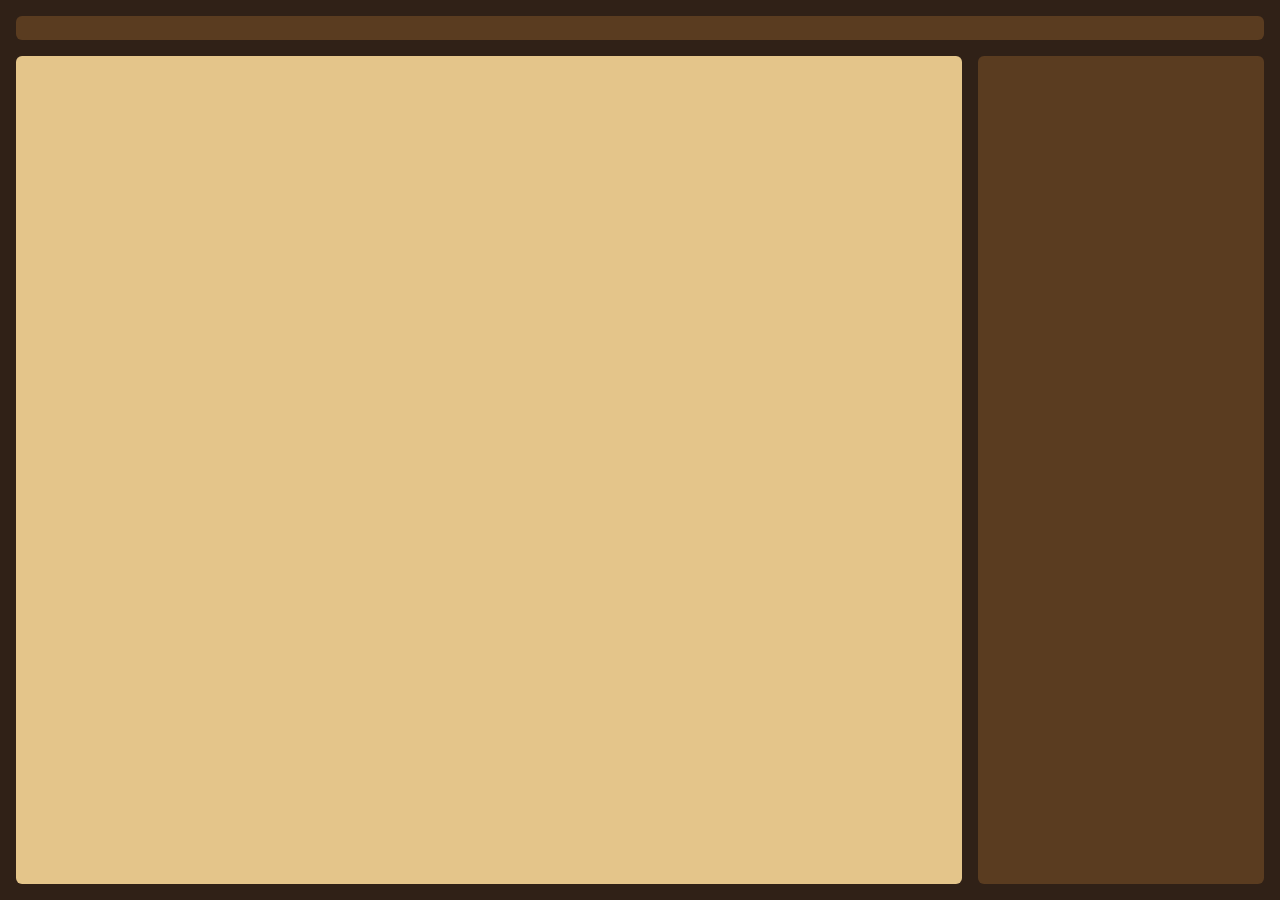
<file: interface/index.html>
<!DOCTYPE html>
<html lang="pt-BR">
<head>
<meta charset="UTF-8">
<meta name="viewport" content="width=device-width, initial-scale=1">
<title>Arena de Combate</title>
<link rel="icon" type="image/png" href="icone.png">
<link rel="stylesheet" href="estilo.css">
</head>
<body>
<div class="tela">
  <header class="painel topo escuro" id="topo"></header>
  <main class="painel principal" id="principal"></main>
  <aside class="painel lateral escuro" id="lateral"></aside>
</div>
<script src="jogo.js"></script>
</body>
</html>
</file>
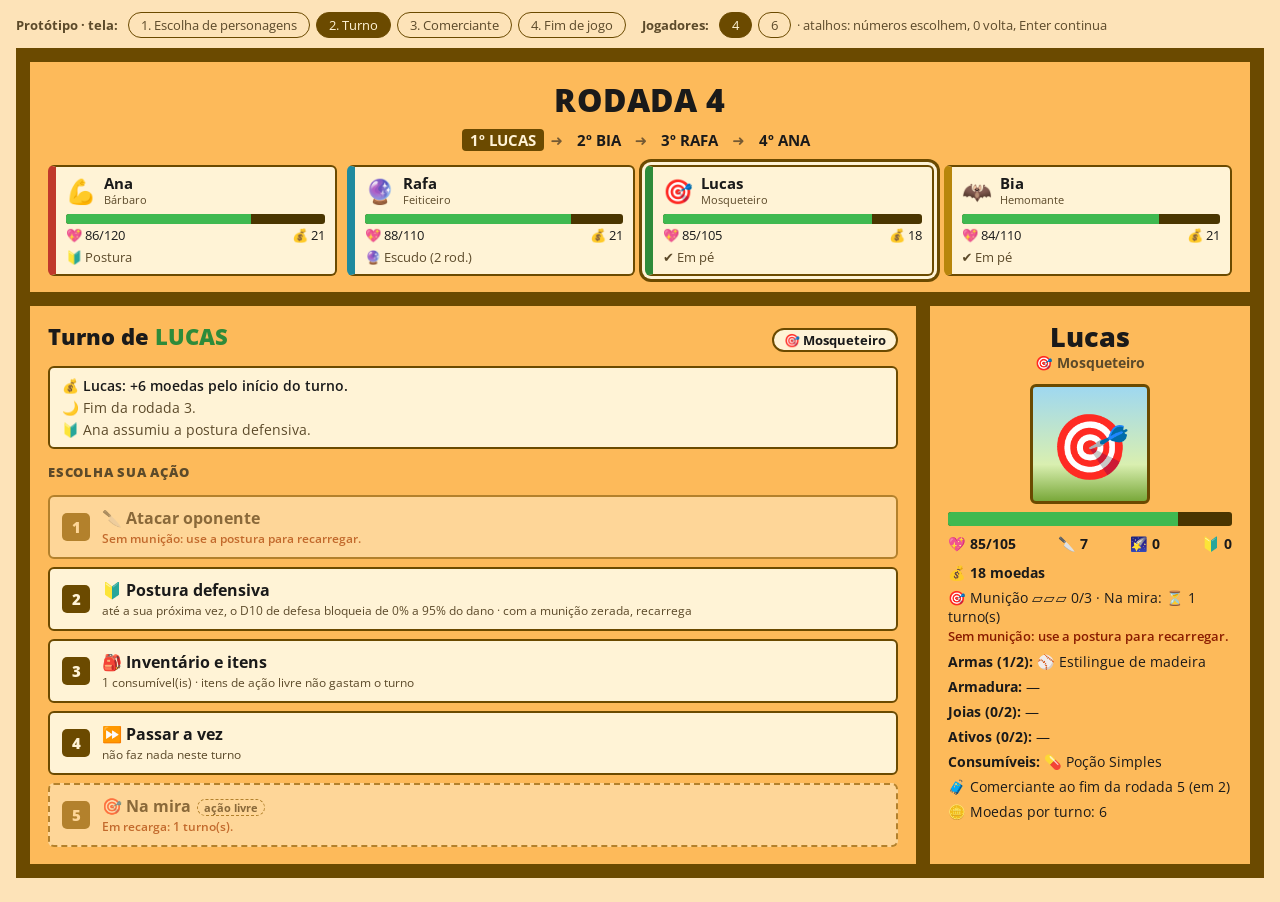
<file: prototipo/telas.html>
<!DOCTYPE html>
<html lang="pt-BR">
<head>
<meta charset="UTF-8">
<meta name="viewport" content="width=device-width, initial-scale=1">
<title>Arena de Combate · Protótipo</title>
<link rel="preconnect" href="https://fonts.googleapis.com">
<link href="https://fonts.googleapis.com/css2?family=Open+Sans:wght@400;600;700;800&display=swap" rel="stylesheet">
<style>
  :root {
    --pagina: #fde3b8;
    --moldura: #6b4a00;
    --moldura-escura: #4a3300;
    --painel: #fdba5a;
    --cartao: #fff3d6;
    --cartao-hover: #fffaf0;
    --texto: #1a1a1a;
    --suave: #5c4a2a;
    --trilho: #4a3500;
    --vida-alta: #3fb950;
    --vida-media: #e3a008;
    --vida-baixa: #d1342b;
    --perigo: #8a1c00;
    --ok: #1e7a34;
    --ouro: #8a5a00;
  }
  * { box-sizing: border-box; }
  html, body { margin: 0; }
  body {
    background: var(--pagina);
    color: var(--texto);
    font-family: "Open Sans", system-ui, sans-serif;
    font-size: 15px;
    padding: 12px 16px 24px;
  }
  button { font: inherit; color: inherit; }

  /* ---------- barra do protótipo (não faz parte do jogo) ---------- */
  .prototipo {
    max-width: 1280px; margin: 0 auto 10px;
    display: flex; flex-wrap: wrap; align-items: center; gap: 6px;
    font-size: .8rem; color: var(--suave);
  }
  .prototipo b { margin-right: 4px; }
  .prototipo button {
    border: 1px solid var(--moldura); background: transparent; border-radius: 999px;
    padding: 3px 12px; cursor: pointer;
  }
  .prototipo button.ativo { background: var(--moldura); color: var(--cartao); }

  /* ---------- moldura com as 3 caixas ---------- */
  .tela {
    max-width: 1280px; margin: 0 auto;
    min-height: calc(100vh - 70px);
    background: var(--moldura);
    padding: 14px; gap: 14px;
    display: grid;
    grid-template-columns: minmax(0, 1fr) 320px;
    grid-template-rows: auto 1fr;
    grid-template-areas: "topo topo" "principal lateral";
  }
  .painel { background: var(--painel); padding: 16px 18px; min-width: 0; }
  .topo { grid-area: topo; }
  .principal { grid-area: principal; display: flex; flex-direction: column; gap: 14px; }
  .lateral { grid-area: lateral; font-size: .88rem; }

  /* ---------- caixa de cima ---------- */
  .topo h1 { margin: 0; text-align: center; font-size: 2rem; font-weight: 800; letter-spacing: .02em; }
  .subtitulo { text-align: center; font-size: .85rem; color: var(--suave); margin-top: 2px; }
  .ordem {
    display: flex; flex-wrap: wrap; justify-content: center; align-items: center; gap: 4px 6px;
    margin: 8px 0 14px; font-weight: 700; font-size: .92rem;
  }
  .ordem .seta { opacity: .6; }
  .ordem .item { padding: 1px 8px; border-radius: 4px; }
  .ordem .item.atual { background: var(--moldura); color: var(--cartao); }
  .ordem .item.feito { opacity: .5; text-decoration: line-through; }
  .ordem .item.fora { opacity: .4; text-decoration: line-through; }
  /* uma coluna por jogador (até 6); em telas menores quebra em 3 ou 2 colunas */
  .jogadores { display: grid; grid-template-columns: repeat(var(--n, 4), minmax(0, 1fr)); gap: 10px; }
  .jogadores.muitos { gap: 8px; }
  .jogadores.muitos .cj { padding: 6px 8px; font-size: .76rem; border-left-width: 6px; }
  .jogadores.muitos .cj-emoji { font-size: 1.25rem; }
  .jogadores.muitos .cj-nome b { font-size: .88rem; }
  .cj {
    background: var(--cartao); border: 2px solid var(--moldura); border-left: 8px solid var(--cor);
    border-radius: 6px; padding: 8px 10px; font-size: .82rem;
  }
  .cj.ativo { box-shadow: 0 0 0 3px var(--cartao), 0 0 0 6px var(--moldura); }
  .cj.morto { opacity: .5; filter: grayscale(1); }
  .cj-cab { display: flex; align-items: center; gap: 8px; }
  .cj-emoji { font-size: 1.5rem; line-height: 1; }
  .cj-nome { flex: 1; min-width: 0; line-height: 1.15; }
  .cj-nome b { display: block; font-size: .95rem; white-space: nowrap; overflow: hidden; text-overflow: ellipsis; }
  .cj-nome small { color: var(--suave); }
  .cj-linha { display: flex; justify-content: space-between; margin-top: 2px; }
  .cj-status { margin-top: 4px; color: var(--suave); min-height: 1.2em; }
  .vaga { border-style: dashed; border-left-width: 2px; color: var(--suave); display: grid; place-items: center; min-height: 64px; }

  .barra { height: 10px; background: var(--trilho); border-radius: 3px; overflow: hidden; margin: 6px 0 2px; }
  .barra > div { height: 100%; transition: width .4s; }
  .barra.grossa { height: 14px; }

  /* ---------- caixa principal ---------- */
  .cab { display: flex; align-items: baseline; justify-content: space-between; gap: 10px; flex-wrap: wrap; }
  .cab h2 { margin: 0; font-size: 1.35rem; font-weight: 800; }
  .etiqueta {
    background: var(--cartao); border: 2px solid var(--moldura); border-radius: 999px;
    padding: 1px 10px; font-size: .8rem; font-weight: 700; white-space: nowrap;
  }
  .registro {
    list-style: none; margin: 0; padding: 8px 12px;
    background: var(--cartao); border: 2px solid var(--moldura); border-radius: 6px;
    font-size: .85rem; display: grid; gap: 3px;
  }
  .registro li { color: var(--suave); }
  .registro li:first-child { color: var(--texto); font-weight: 600; }
  .registro .vazio { font-style: italic; }
  .secao { font-weight: 800; font-size: .8rem; text-transform: uppercase; letter-spacing: .06em; color: var(--suave); margin: 0; }

  .acoes { display: grid; gap: 8px; }
  .acao {
    display: flex; align-items: center; gap: 12px; text-align: left; width: 100%;
    background: var(--cartao); border: 2px solid var(--moldura); border-radius: 6px;
    padding: 10px 12px; cursor: pointer; transition: transform .08s, background .15s;
  }
  .acao:hover:not(:disabled) { background: var(--cartao-hover); transform: translateX(3px); }
  .acao:focus-visible { outline: 3px solid var(--moldura); outline-offset: 2px; }
  .acao:disabled { opacity: .5; cursor: not-allowed; }
  .acao.livre { border-style: dashed; }
  .tecla {
    flex: none; width: 28px; height: 28px; display: grid; place-items: center;
    background: var(--moldura); color: var(--cartao); border-radius: 5px; font-weight: 800;
  }
  .acao-texto { display: flex; flex-direction: column; min-width: 0; }
  .acao-texto strong { font-size: 1rem; }
  .acao-texto small { font-size: .78rem; color: var(--suave); margin-top: 1px; }
  .acao .motivo { color: var(--perigo); font-weight: 600; }
  .pill-livre { font-size: .7rem; font-weight: 700; border: 1px dashed var(--moldura); border-radius: 999px; padding: 0 6px; margin-left: 6px; }

  .botoes { display: flex; gap: 8px; flex-wrap: wrap; }
  .btn {
    border: 2px solid var(--moldura); background: var(--cartao); border-radius: 6px;
    padding: 8px 16px; font-weight: 700; cursor: pointer;
  }
  .btn.forte { background: var(--moldura); color: var(--cartao); }
  .btn:hover:not(:disabled) { filter: brightness(1.06); }
  .btn:disabled { opacity: .5; cursor: not-allowed; }

  /* dados e resultado */
  .dados { display: flex; justify-content: center; gap: 18px; flex-wrap: wrap; }
  .dado {
    width: 96px; height: 96px; border-radius: 14px; display: grid; place-items: center;
    background: var(--cartao); border: 4px solid var(--cor, var(--moldura));
    font-size: 2.6rem; font-weight: 800; box-shadow: 0 4px 0 var(--moldura-escura);
  }
  .dado.rolando { animation: chacoalha .12s infinite alternate; }
  .dado.esperando { opacity: .35; }
  @keyframes chacoalha { from { transform: rotate(-6deg); } to { transform: rotate(6deg); } }
  .dado-legenda { text-align: center; font-size: .75rem; font-weight: 700; margin-top: 6px; color: var(--suave); }
  .resultado {
    background: var(--cartao); border: 2px solid var(--moldura); border-radius: 6px; padding: 12px 14px;
    display: grid; gap: 4px; font-size: .9rem;
  }
  .resultado .grande { font-size: 1.1rem; font-weight: 800; }

  /* alvos / itens em grade */
  .grade { display: grid; gap: 10px; grid-template-columns: repeat(auto-fill, minmax(200px, 1fr)); }
  .opcao {
    background: var(--cartao); border: 2px solid var(--moldura); border-radius: 6px;
    padding: 10px 12px; text-align: left; cursor: pointer; display: flex; flex-direction: column; gap: 3px;
    transition: transform .08s, background .15s;
  }
  .opcao:hover:not(:disabled) { background: var(--cartao-hover); transform: translateY(-2px); }
  .opcao.selecionada { box-shadow: 0 0 0 3px var(--cartao), 0 0 0 6px var(--moldura); }
  .opcao:disabled { opacity: .5; cursor: not-allowed; }
  .opcao .topo-opcao { display: flex; align-items: center; gap: 8px; }
  .opcao .icone { font-size: 1.7rem; line-height: 1; }
  .opcao b { font-size: .98rem; }
  .opcao small { color: var(--suave); font-size: .78rem; }
  .opcao .preco { margin-left: auto; font-weight: 800; color: var(--ouro); white-space: nowrap; }
  .opcao .efeitos { font-size: .8rem; margin: 2px 0 0; padding-left: 0; list-style: none; }
  .tipo { font-size: .68rem; font-weight: 800; text-transform: uppercase; letter-spacing: .05em; color: var(--tcor); }
  .aviso { color: var(--perigo); font-weight: 600; font-size: .8rem; }
  .vendido { text-decoration: line-through; }

  .detalhe {
    background: var(--cartao); border: 2px solid var(--moldura); border-radius: 6px; padding: 12px 14px;
    display: grid; gap: 6px;
  }
  .detalhe h3 { margin: 0; font-size: 1.15rem; }
  .detalhe p { margin: 0; }
  .chips { display: flex; gap: 6px; flex-wrap: wrap; }
  .chip { background: var(--cartao); border: 2px solid var(--moldura); border-radius: 999px; padding: 1px 10px; font-size: .8rem; font-weight: 700; }
  .chip.esgotado { opacity: .55; text-decoration: line-through; }

  .campo { display: flex; gap: 8px; align-items: center; flex-wrap: wrap; }
  .campo input {
    font: inherit; padding: 7px 10px; border: 2px solid var(--moldura); border-radius: 6px;
    background: var(--cartao); min-width: 220px;
  }
  .campo input:focus { outline: 3px solid var(--moldura); outline-offset: 1px; }

  /* ---------- caixa lateral ---------- */
  .lateral h2 { margin: 0; text-align: center; font-size: 1.7rem; font-weight: 800; line-height: 1.1; }
  .lateral .quem { text-align: center; color: var(--suave); font-weight: 700; margin-top: 2px; }
  .retrato {
    width: 120px; height: 120px; margin: 12px auto 8px; border: 3px solid var(--moldura); border-radius: 6px;
    display: grid; place-items: center; font-size: 4rem;
    background: linear-gradient(#9fd8f0, #d9efb0 68%, #79a83a);
  }
  .atributos { display: flex; justify-content: space-between; gap: 6px; font-weight: 700; margin: 8px 0 10px; flex-wrap: wrap; }
  .lista { list-style: none; margin: 0; padding: 0; display: grid; gap: 6px; }
  .lista li { line-height: 1.35; }
  .rotulo { font-weight: 700; }
  .pips { letter-spacing: 1px; }
  .bloco { margin-top: 10px; padding-top: 10px; border-top: 2px dashed var(--moldura); }
  .bloco p { margin: 4px 0 0; }
  .vencedor-tag { text-align: center; font-weight: 800; letter-spacing: .1em; color: var(--ouro); }

  /* classificação final */
  .ranking { display: grid; gap: 8px; }
  .linha-rank {
    display: grid; grid-template-columns: 44px 44px minmax(0, 1fr) auto; align-items: center; gap: 10px;
    background: var(--cartao); border: 2px solid var(--moldura); border-left: 8px solid var(--cor); border-radius: 6px; padding: 8px 12px;
  }
  .linha-rank.primeiro { padding: 14px 12px; }
  .linha-rank .pos { font-size: 1.4rem; font-weight: 800; text-align: center; }
  .linha-rank .emo { font-size: 1.8rem; text-align: center; }
  .linha-rank small { color: var(--suave); display: block; }
  .linha-rank .sit { text-align: right; font-weight: 700; font-size: .85rem; }

  .nota { font-size: .78rem; color: var(--suave); font-style: italic; }

  @media (max-width: 1150px) { .jogadores.muitos { grid-template-columns: repeat(3, minmax(0, 1fr)); } }
  @media (max-width: 640px) { .jogadores, .jogadores.muitos { grid-template-columns: repeat(2, minmax(0, 1fr)); } }
  @media (max-width: 900px) {
    .tela { grid-template-columns: minmax(0, 1fr); grid-template-areas: "topo" "principal" "lateral"; min-height: 0; }
    .topo h1 { font-size: 1.6rem; }
    .linha-rank { grid-template-columns: 36px 36px minmax(0, 1fr); }
    .linha-rank .sit { grid-column: 1 / -1; text-align: left; }
  }
</style>
</head>
<body>

<nav class="prototipo" aria-label="Telas do protótipo">
  <b>Protótipo · tela:</b>
  <button data-tela="escolha">1. Escolha de personagens</button>
  <button data-tela="turno">2. Turno</button>
  <button data-tela="loja">3. Comerciante</button>
  <button data-tela="final">4. Fim de jogo</button>
  <b style="margin-left:10px">Jogadores:</b>
  <button data-qtd="4">4</button>
  <button data-qtd="6">6</button>
  <span>· atalhos: números escolhem, 0 volta, Enter continua</span>
</nav>

<div class="tela">
  <header class="painel topo" id="topo"></header>
  <main class="painel principal" id="principal"></main>
  <aside class="painel lateral" id="lateral"></aside>
</div>

<script>
/* =====================================================================
   DADOS (copiados do main.py e do shop.py atuais)
   ===================================================================== */
const PERSONAGENS = {
  "Bárbaro": { emoji: "💪", vida: 120, fis: 6, mag: 0, alcance: "corpo a corpo", tipo: "físico",
    desc: "Guerreiro selvagem. Cada golpe alimenta sua fúria.",
    passiva: "Fúria 4/4: cada ataque enche 1/4. Cheia, o próximo ataque rola 2 D10 e soma o dano dos dois golpes; depois a barra zera e fica desabilitada por 1 rodada.",
    habilidade: "Fôlego de Batalha (ação livre, com a Fúria cheia): consome a Fúria e cura 15% da vida máxima.",
    postura: "Sem bônus especial (não enche a Fúria).", item: "🔪 Espada Curta (+3 físico)" },
  "Goblin": { emoji: "👺", vida: 115, fis: 5, mag: 0, alcance: "corpo a corpo", tipo: "físico",
    desc: "Pequeno, esperto e ganancioso. Vive de ouro e pechinchas.",
    passiva: "Ganancioso: +50% de ouro no turno e no Comerciante. Crítico ladrão: cada crítico rouba 2 moedas do alvo.",
    habilidade: "Pechinchar: no Comerciante, 35% de chance de 15% de desconto (depois fica desabilitado até a próxima visita).",
    postura: "Sem bônus especial.", item: "🔪 Adaga cega (+3 físico)" },
  "Feiticeiro": { emoji: "🔮", vida: 110, fis: 0, mag: 8, alcance: "à distância", tipo: "mágico",
    desc: "Mestre da mana. Poderoso, mas precisa gerenciar sua energia.",
    passiva: "Mana 3/3: cada ataque custa 1/3. Ao fim de toda rodada restaura 1/3 (+1/3 se não gastou mana). O dano mágico ignora 75% da Defesa do alvo.",
    habilidade: "Escudo de Mana: gasta 2/3 da mana e mitiga 50% do próximo ataque recebido. Dura no máximo 3 rodadas.",
    postura: "Não usa a postura defensiva: no lugar dela há o Escudo de Mana.", item: "📖 Livro velho (+3 mágico)" },
  "Ferreiro": { emoji: "🔨", vida: 110, fis: 6.3, mag: 0, alcance: "corpo a corpo", tipo: "físico",
    desc: "Artesão de guerra. Tira o máximo de armas e armaduras.",
    passiva: "Mestre do Metal: armas e armaduras são 10% mais eficientes nele.",
    habilidade: "A Forja: em cada visita do Comerciante melhora 1 arma (+10% e +1 de dano) ou armadura (+10%, +1 de Defesa e +10 de vida), até 3 níveis por item.",
    postura: "Bloqueia +10% a mais do dano.", item: "🔨 Martelo desgastado (+3 físico)" },
  "Hemomante": { emoji: "🦇", vida: 110, fis: 0, mag: 6, alcance: "à distância", tipo: "mágico",
    desc: "Mago de sangue. Vive do dano que causa e paga feitiços com a própria vida.",
    passiva: "Vampirismo: cura 30% do dano causado (até 50% com itens). Curas de consumíveis rendem só 75%.",
    habilidade: "Pacto de Sangue (ação livre, 1 vez por turno): paga 4 de vida para o próximo ataque causar ×1,5.",
    postura: "Sem bônus especial.", item: "🦇 Frasco de sangue (+3 mágico)" },
  "Alquimista": { emoji: "🔬", vida: 110, fis: 2, mag: 4, alcance: "híbrido", tipo: "híbrido",
    desc: "Mestre das poções. Tira o máximo dos consumíveis, mas só carrega uma arma.",
    passiva: "Bolsa de poções: compra até 2 consumíveis por visita e cada um vem com +1 uso. Armas de qualquer tipo e alcance rendem 100%. Fraqueza: só 1 espaço de arma.",
    habilidade: "Mistura (1 vez por visita do Comerciante): junta 2 consumíveis num só, com os efeitos dos dois (bombas não entram).",
    postura: "Sem bônus especial.", item: "🧤 Par de luvas (+2)" },
  "Mosqueteiro": { emoji: "🎯", vida: 105, fis: 7, mag: 0, alcance: "à distância", tipo: "físico",
    desc: "Atirador paciente. Dispara forte, mas precisa parar para recarregar.",
    passiva: "Recarregar: munição 3/3, cada disparo gasta 1. Com a munição zerada, a postura recarrega a barra inteira.",
    habilidade: "Na mira (ação livre, recarga de 3 turnos seus): o próximo disparo ignora a Defesa e a postura do alvo e causa +2 de dano + 50% do dano físico das armas à distância.",
    postura: "Com a munição zerada, recarrega a barra inteira.", item: "⚾ Estilingue de madeira (+3 físico)" },
};
const NOMES = Object.keys(PERSONAGENS);
const CORES = ["#c0392b", "#1f8a9e", "#2e8b3a", "#b8860b", "#8e44ad", "#2c5fcc"];
const BLOQUEIO = { 1: 0, 2: 0, 3: .1, 4: .2, 5: .3, 6: .4, 7: .5, 8: .6, 9: .7, 10: .95 };
const TIPOS = {
  arma: ["Arma", "#a3261b"], armadura: ["Armadura", "#1d5fa8"], joia: ["Joia", "#8e2f8e"],
  ativo: ["Ativo", "#13788a"], consumivel: ["Consumível", "#2a7a2a"],
};

/* =====================================================================
   ESTADO DE EXEMPLO
   ===================================================================== */
function novoJogador(nome, p, cor, extra) {
  const d = PERSONAGENS[p];
  return Object.assign({
    nome, p, cor, vida: d.vida, max: d.vida, ouro: 0, fis: d.fis, mag: d.mag, def: 0,
    armas: [d.item.split(" (")[0]], armadura: null, joias: [], ativos: [], consumiveis: [],
    postura: false, escudo: 0, protegido: 0, buff: 1, livreUsado: false, vivo: true,
    municao: 3, naMira: 0, naMiraAtiva: false, mana: 3, furia: 0, pactoUsado: false,
  }, extra);
}

let QTD = 4;  // jogadores no exemplo (o jogo aceita de 2 a 6)

function estadoInicial() {
  const jogadores = [
    novoJogador("Ana", "Bárbaro", CORES[0], { vida: 86, ouro: 21, furia: 3, postura: true }),
    novoJogador("Rafa", "Feiticeiro", CORES[1], { vida: 88, ouro: 21, mana: 2, escudo: 2 }),
    novoJogador("Lucas", "Mosqueteiro", CORES[2], { vida: 85, ouro: 18, municao: 0, naMira: 1,
      consumiveis: [{ nome: "💊 Poção Simples", cura: 15, usos: 1 }] }),
    novoJogador("Bia", "Hemomante", CORES[3], { vida: 84, ouro: 21 }),
    novoJogador("Caio", "Goblin", CORES[4], { vida: 97, ouro: 30, protegido: 0 }),
    novoJogador("Duda", "Alquimista", CORES[5], { vida: 70, ouro: 19,
      consumiveis: [{ nome: "🧪 Poção de Cura", cura: 30, usos: 2 }] }),
  ].slice(0, QTD);
  return {
    tela: "turno",
    escolha: { total: QTD, confirmados: [{ nome: "Ana", p: "Bárbaro" }], selecionado: "Bárbaro", nome: "" },
    turno: {
      rodada: 4, ordem: QTD === 6 ? [2, 4, 3, 1, 5, 0] : [2, 3, 1, 0], vez: 0, modo: "acoes", resultado: null,
      registro: ["💰 Lucas: +6 moedas pelo início do turno.", "🌙 Fim da rodada 3.", "🔰 Ana assumiu a postura defensiva."],
    },
    jogadores,
    loja: null,
  };
}
let E = estadoInicial();

/* =====================================================================
   UTILITÁRIOS
   ===================================================================== */
const $ = id => document.getElementById(id);
const d10 = () => 1 + Math.floor(Math.random() * 10);
const esc = s => String(s).replace(/[&<>"']/g, c => ({ "&": "&amp;", "<": "&lt;", ">": "&gt;", '"': "&quot;", "'": "&#39;" }[c]));
const num = x => (Math.round(x * 10) / 10).toString().replace(".", ",");
const pips = (v, max, cheio = "▰", vazio = "▱") => `<span class="pips">${cheio.repeat(v)}${vazio.repeat(Math.max(0, max - v))}</span> ${v}/${max}`;

function barraVida(v, max, grossa) {
  const r = max ? v / max : 0;
  const cor = r > .5 ? "var(--vida-alta)" : r > .25 ? "var(--vida-media)" : "var(--vida-baixa)";
  return `<div class="barra ${grossa ? "grossa" : ""}"><div style="width:${Math.max(0, r * 100)}%;background:${cor}"></div></div>`;
}
const atual = () => E.jogadores[E.turno.ordem[E.turno.vez]];
const moedasPorTurno = r => r > 30 ? 12 : r > 20 ? 10 : r > 10 ? 8 : 6;

function statusDe(j) {
  if (!j.vivo) return "💀 Eliminado";
  const s = [];
  if (j.protegido) s.push("💢 Protegido");
  if (j.postura) s.push("🔰 Postura");
  if (j.escudo) s.push(`🔮 Escudo (${j.escudo} rod.)`);
  if (j.buff > 1) s.push(`💪 ×${num(j.buff)}`);
  if (j.naMiraAtiva) s.push("🎯 Na mira");
  return s.join(" · ") || "✔ Em pé";
}

function cartaoJogador(j, ativo) {
  const d = PERSONAGENS[j.p];
  return `<div class="cj ${ativo ? "ativo" : ""} ${j.vivo ? "" : "morto"}" style="--cor:${j.cor}">
    <div class="cj-cab"><span class="cj-emoji">${d.emoji}</span>
      <div class="cj-nome"><b>${esc(j.nome)}</b><small>${j.p}</small></div></div>
    ${barraVida(j.vida, j.max)}
    <div class="cj-linha"><span>💖 ${j.vida}/${j.max}</span><span>💰 ${j.ouro}</span></div>
    <div class="cj-status">${statusDe(j)}</div>
  </div>`;
}

// Caixa de cima: uma coluna por jogador (cartões mais compactos com 5 ou 6)
function gradeJogadores(cartoes) {
  return `<div class="jogadores ${cartoes.length > 4 ? "muitos" : ""}" style="--n:${cartoes.length}">${cartoes.join("")}</div>`;
}

function recursoDe(j) {
  switch (j.p) {
    case "Mosqueteiro":
      return `🎯 Munição ${pips(j.municao, 3)} · Na mira: ${j.naMira ? `⏳ ${j.naMira} turno(s)` : "pronto"}`
        + (j.municao === 0 ? `<br><span class="aviso">Sem munição: use a postura para recarregar.</span>` : "");
    case "Feiticeiro": return `🔮 Mana ${pips(j.mana, 3)}` + (j.escudo ? ` · Escudo de Mana (${j.escudo} rod.)` : "");
    case "Bárbaro": return `🔥 Fúria ${pips(j.furia, 4)}` + (j.furia >= 4 ? ` <b>ATIVA: o próximo ataque rola 2 D10!</b>` : "");
    case "Hemomante": return `🩸 Pacto de Sangue: ${j.pactoUsado ? "já usado neste turno" : "pronto"}`;
    case "Goblin": return "🪙 Pechinchar: pronto";
    case "Ferreiro": return "🔨 A Forja: disponível com o Comerciante";
    case "Alquimista": return "🔬 Mistura: disponível com o Comerciante";
  }
  return "";
}

function painelJogador(j, opcoes = {}) {
  const d = PERSONAGENS[j.p];
  const lista = (v) => v && v.length ? v.join(", ") : "—";
  const consumiveis = j.consumiveis.map(c => c.nome + (c.usos > 1 ? ` ×${c.usos}` : "")).join(", ") || "—";
  const limiteArmas = j.p === "Alquimista" ? 1 : 2;
  const r = E.turno.rodada;
  const proxLoja = Math.ceil(r / 5) * 5;
  const faltam = proxLoja - r + 1;
  return `
    ${opcoes.tag ? `<div class="vencedor-tag">${opcoes.tag}</div>` : ""}
    <h2>${esc(j.nome)}</h2>
    <div class="quem">${d.emoji} ${j.p}</div>
    <div class="retrato" title="Retrato do personagem (imagem)">${d.emoji}</div>
    ${barraVida(j.vida, j.max, true)}
    <div class="atributos">
      <span>💖 ${j.vida}/${j.max}</span><span title="Dano físico">🔪 ${num(j.fis)}</span>
      <span title="Dano mágico">🌠 ${num(j.mag)}</span><span title="Defesa">🔰 ${j.def}</span>
    </div>
    <ul class="lista">
      <li>💰 <b>${j.ouro} moedas</b></li>
      ${opcoes.semRecurso ? "" : `<li>${recursoDe(j)}</li>`}
      <li><span class="rotulo">Armas (${j.armas.length}/${limiteArmas}):</span> ${lista(j.armas)}</li>
      <li><span class="rotulo">Armadura:</span> ${j.armadura || "—"}</li>
      <li><span class="rotulo">Joias (${j.joias.length}/2):</span> ${lista(j.joias)}</li>
      <li><span class="rotulo">Ativos (${j.ativos.length}/2):</span> ${lista(j.ativos)}</li>
      <li><span class="rotulo">Consumíveis:</span> ${consumiveis}</li>
      ${opcoes.semRodada ? "" : `
      <li>🧳 ${faltam === 1 ? "<b>O Comerciante chega ao fim desta rodada!</b>" : `Comerciante ao fim da rodada ${proxLoja} (em ${faltam})`}</li>
      <li>🪙 Moedas por turno: ${moedasPorTurno(r)}</li>`}
    </ul>`;
}

/* =====================================================================
   TELA 1 — ESCOLHA DE PERSONAGENS
   ===================================================================== */
function renderEscolha() {
  const s = E.escolha;
  const n = s.confirmados.length + 1;
  const terminou = s.confirmados.length >= s.total;
  const vagas = [];
  for (let i = 0; i < s.total; i++) {
    const c = s.confirmados[i];
    if (c) {
      const d = PERSONAGENS[c.p];
      vagas.push(`<div class="cj" style="--cor:${CORES[i]}"><div class="cj-cab"><span class="cj-emoji">${d.emoji}</span>
        <div class="cj-nome"><b>${esc(c.nome)}</b><small>${c.p} · pronto ✔</small></div></div></div>`);
    } else if (i === s.confirmados.length) {
      vagas.push(`<div class="cj" style="--cor:${CORES[i]}"><div class="cj-cab"><span class="cj-emoji">❔</span>
        <div class="cj-nome"><b>Jogador ${i + 1}</b><small>escolhendo...</small></div></div></div>`);
    } else {
      vagas.push(`<div class="cj vaga">Jogador ${i + 1}</div>`);
    }
  }
  $("topo").innerHTML = `
    <h1>⚔️ ARENA DE COMBATE</h1>
    <div class="subtitulo">RPG PvP em turnos · ${s.total} jogadores no mesmo teclado</div>
    <div class="ordem"><span class="item atual">${terminou ? "Todos prontos!" : `Jogador ${n} de ${s.total}: escolha o seu personagem`}</span></div>
    ${gradeJogadores(vagas)}`;

  if (terminou) {
    $("principal").innerHTML = `
      <div class="cab"><h2>Tudo pronto!</h2></div>
      <p>Os ${s.total} jogadores escolheram. A roleta vai sortear quem começa.</p>
      <div class="botoes"><button class="btn forte" id="comecar">🎲 Começar a partida (Enter)</button>
      <button class="btn" id="refazer">Refazer escolhas</button></div>`;
    $("comecar").onclick = () => irPara("turno");
    $("refazer").onclick = () => { s.confirmados = []; renderEscolha(); };
    $("lateral").innerHTML = `<h2>Jogadores</h2><ul class="lista" style="margin-top:12px">${
      s.confirmados.map((c, i) => `<li><b style="color:${CORES[i]}">${esc(c.nome)}</b> · ${PERSONAGENS[c.p].emoji} ${c.p}</li>`).join("")}</ul>`;
    return;
  }

  const usados = s.confirmados.map(c => c.nome.toLowerCase());
  $("principal").innerHTML = `
    <div class="cab"><h2>Jogador ${n}</h2><span class="etiqueta" style="border-color:${CORES[n - 1]}">cor ${n}</span></div>
    <label class="campo"><b>📝 Nome:</b>
      <input id="nome" maxlength="20" placeholder="Digite o seu nome" value="${esc(s.nome)}" autocomplete="off"></label>
    <p class="secao">Personagens · clique para ver os detalhes</p>
    <div class="grade">${NOMES.map((nome, i) => {
      const d = PERSONAGENS[nome];
      return `<button class="opcao ${s.selecionado === nome ? "selecionada" : ""}" data-p="${nome}">
        <div class="topo-opcao"><span class="icone">${d.emoji}</span><b>${i + 1}. ${nome}</b></div>
        <small>💖 ${d.vida} · ataque ${num(d.fis + d.mag)} · ${d.alcance}, ${d.tipo}</small>
        <small>${d.desc}</small>
      </button>`;
    }).join("")}</div>
    <div class="botoes">
      <button class="btn forte" id="confirmar">✅ Confirmar ${s.selecionado} (Enter)</button>
      <span class="aviso" id="erro-nome"></span>
    </div>`;
  const campo = $("nome");
  campo.oninput = () => { s.nome = campo.value; };
  document.querySelectorAll(".opcao[data-p]").forEach(b => b.onclick = () => { s.selecionado = b.dataset.p; renderEscolha(); });
  $("confirmar").onclick = () => {
    const nome = s.nome.trim();
    const erro = !nome ? "O nome não pode ficar vazio." : usados.includes(nome.toLowerCase()) ? "Esse nome já está em uso." : "";
    if (erro) { $("erro-nome").textContent = "✖ " + erro; campo.focus(); return; }
    s.confirmados.push({ nome, p: s.selecionado });
    s.nome = "";
    renderEscolha();
  };

  const d = PERSONAGENS[s.selecionado];
  const barra = (v, max, cor) => `<div class="barra"><div style="width:${v / max * 100}%;background:${cor}"></div></div>`;
  $("lateral").innerHTML = `
    <h2>${s.selecionado}</h2>
    <div class="retrato">${d.emoji}</div>
    <ul class="lista">
      <li><b>💖 Vida ${d.vida}</b>${barra(d.vida, 150, "var(--vida-alta)")}</li>
      <li><b>🔪 Físico ${num(d.fis)}</b>${barra(d.fis, 10, "#c0392b")}</li>
      <li><b>🌠 Mágico ${num(d.mag)}</b>${barra(d.mag, 10, "#8e44ad")}</li>
      <li>🏹 ${d.alcance} · ${d.tipo}</li>
    </ul>
    <div class="bloco"><span class="rotulo">✨ Passiva</span><p>${d.passiva}</p></div>
    <div class="bloco"><span class="rotulo">🌟 Habilidade</span><p>${d.habilidade}</p></div>
    <div class="bloco"><span class="rotulo">🔰 Postura</span><p>${d.postura}</p></div>
    <div class="bloco"><span class="rotulo">🎒 Item inicial</span><p>${d.item}</p></div>`;
}

/* =====================================================================
   TELA 2 — TURNO
   ===================================================================== */
function renderTurno() {
  const t = E.turno, j = atual();
  const ordem = t.ordem.map((idx, i) => {
    const o = E.jogadores[idx];
    return `<span class="item ${i === t.vez ? "atual" : ""} ${o.vivo ? "" : "fora"}">${i + 1}º ${esc(o.nome.toUpperCase())}</span>`;
  }).join(`<span class="seta">➜</span>`);
  $("topo").innerHTML = `
    <h1>RODADA ${t.rodada}</h1>
    <div class="ordem">${ordem}</div>
    ${gradeJogadores(E.jogadores.map(o => cartaoJogador(o, o === j)))}`;
  $("lateral").innerHTML = painelJogador(j);

  const cab = `<div class="cab"><h2>Turno de <span style="color:${j.cor}">${esc(j.nome.toUpperCase())}</span></h2>
    <span class="etiqueta">${PERSONAGENS[j.p].emoji} ${j.p}</span></div>
    <ol class="registro">${t.registro.slice(0, 4).map(l => `<li>${l}</li>`).join("") || `<li class="vazio">Nada aconteceu ainda.</li>`}</ol>`;

  if (t.modo === "acoes") {
    const acoes = acoesDe(j);
    $("principal").innerHTML = cab + `<p class="secao">Escolha sua ação</p><div class="acoes">${acoes.map((a, i) => `
      <button class="acao ${a.livre ? "livre" : ""}" data-i="${i}" ${a.off ? "disabled" : ""}>
        <span class="tecla">${i + 1}</span>
        <span class="acao-texto"><strong>${a.nome}${a.livre ? `<span class="pill-livre">ação livre</span>` : ""}</strong>
        <small>${a.off ? `<span class="motivo">${a.off}</span>` : a.desc}</small></span>
      </button>`).join("")}</div>`;
    document.querySelectorAll(".acao").forEach(b => b.onclick = () => acoes[+b.dataset.i].fn());
  } else if (t.modo === "alvo") {
    const alvos = E.jogadores.filter(o => o !== j && o.vivo);
    $("principal").innerHTML = cab + `<p class="secao">🎯 Escolha o alvo</p><div class="grade">${alvos.map((o, i) => {
      const motivo = o.protegido ? "💢 Protegido: foi atacado no turno anterior" : "";
      return `<button class="opcao" data-i="${E.jogadores.indexOf(o)}" ${motivo ? "disabled" : ""} style="border-left:8px solid ${o.cor}">
        <div class="topo-opcao"><span class="tecla">${i + 1}</span><span class="icone">${PERSONAGENS[o.p].emoji}</span><b>${esc(o.nome)}</b></div>
        ${barraVida(o.vida, o.max)}<small>💖 ${o.vida}/${o.max} · 🔰 Defesa ${o.def}</small>
        <small>${motivo ? `<span class="aviso">${motivo}</span>` : statusDe(o)}</small>
      </button>`;
    }).join("")}</div>
    <div class="botoes"><button class="btn" id="voltar">🔙 Voltar (0)</button></div>`;
    document.querySelectorAll(".opcao[data-i]").forEach(b => b.onclick = () => atacar(E.jogadores[+b.dataset.i]));
    $("voltar").onclick = () => { t.modo = "acoes"; renderTurno(); };
  } else if (t.modo === "inventario") {
    const usaveis = j.consumiveis;
    $("principal").innerHTML = cab + `<p class="secao">🎒 Inventário</p>
      <div class="grade">${usaveis.map((c, i) => `
        <button class="opcao" data-i="${i}" ${j.vida >= j.max ? "disabled" : ""}>
          <div class="topo-opcao"><span class="tecla">${i + 1}</span><b>${c.nome}</b></div>
          <span class="tipo" style="--tcor:${TIPOS.consumivel[1]}">Consumível · gasta o turno</span>
          <small>💚 Cura ${c.cura} de vida · ${c.usos} uso(s)</small>
          ${j.vida >= j.max ? `<small class="aviso">Vida cheia: não teria efeito agora.</small>` : ""}
        </button>`).join("") || `<p class="nota">Nenhum consumível ou item ativo para usar.</p>`}
      ${j.armas.map(a => `<div class="opcao" style="cursor:default"><b>${a}</b>
        <span class="tipo" style="--tcor:${TIPOS.arma[1]}">Arma · equipada</span><small>O bônus já está valendo.</small></div>`).join("")}
      </div>
      <div class="botoes"><button class="btn" id="voltar">🔙 Voltar (0)</button></div>`;
    document.querySelectorAll(".opcao[data-i]").forEach(b => b.onclick = () => usarConsumivel(+b.dataset.i));
    $("voltar").onclick = () => { t.modo = "acoes"; renderTurno(); };
  } else if (t.modo === "resultado") {
    const r = t.resultado;
    $("principal").innerHTML = cab + `
      ${r.dados ? `<div class="dados">${r.dados.map((d, i) => `<div><div class="dado esperando" id="dado${i}" style="--cor:${d.cor}">?</div>
        <div class="dado-legenda">${d.legenda}</div></div>`).join("")}</div>` : ""}
      <div class="resultado" id="resultado" ${r.dados ? "hidden" : ""}>
        <div class="grande">${r.titulo}</div>${r.linhas.map(l => `<div>${l}</div>`).join("")}
      </div>
      <div class="botoes" id="continuar-box" ${r.dados ? "hidden" : ""}>
        <button class="btn forte" id="continuar">${r.botao || "Continuar ⏎"}</button></div>`;
    $("continuar").onclick = r.depois || proximoTurno;
    if (r.dados) animarDados(r.dados);
  }
}

// Mesmo ritmo do animar_dado do terminal: 24 trocas de número que vão desacelerando, somando DURACAO_DADO.
const DURACAO_DADO = 3000;
const ATRASOS_DADO = Array.from({ length: 24 }, (_, i) => 0.05 * 1.08 ** i);
const SOMA_ATRASOS = ATRASOS_DADO.reduce((s, a) => s + a, 0);
const espera = ms => new Promise(r => setTimeout(r, ms));
let animacao = 0;  // muda quando a tela troca, para uma animação antiga parar

async function animarDados(dados) {
  const minha = ++animacao;
  for (let i = 0; i < dados.length; i++) {  // um dado de cada vez
    const el = $("dado" + i);
    if (!el || minha !== animacao) return;
    el.classList.remove("esperando");
    el.classList.add("rolando");
    for (const a of ATRASOS_DADO) {
      if (minha !== animacao) return;
      el.textContent = d10();
      await espera(a / SOMA_ATRASOS * DURACAO_DADO);
    }
    el.textContent = dados[i].valor;
    el.classList.remove("rolando");
  }
  if (minha !== animacao) return;
  const res = $("resultado"), box = $("continuar-box");
  if (res) res.hidden = false;
  if (box) { box.hidden = false; $("continuar").focus(); }
}

function acoesDe(j) {
  const t = E.turno;
  const temAlvo = E.jogadores.some(o => o !== j && o.vivo && !o.protegido);
  let offAtaque = !temAlvo ? "Todos os oponentes estão protegidos (atacados no turno anterior)." : "";
  if (!offAtaque && j.p === "Mosqueteiro" && j.municao === 0) offAtaque = "Sem munição: use a postura para recarregar.";
  if (!offAtaque && j.p === "Feiticeiro" && j.mana < 1) offAtaque = "Sem mana para atacar.";
  const acoes = [{
    nome: "🔪 Atacar oponente", fn: () => { t.modo = "alvo"; renderTurno(); }, off: offAtaque,
    desc: { Mosqueteiro: "gasta 1 de munição", Feiticeiro: "custa 1/3 de mana" }[j.p] || "o D10 define o dano: fraco ×0,5, normal ×1, crítico ×2",
  }];
  if (j.p === "Feiticeiro") {
    acoes.push({ nome: "🔮 Escudo de Mana", desc: "custa 2/3 de mana · mitiga 50% do próximo ataque · dura até 3 rodadas",
      off: j.escudo ? "O Escudo de Mana já está ativo." : j.mana < 2 ? "Precisa de 2/3 de mana." : "",
      fn: () => { j.mana -= 2; j.escudo = 3; fimDeAcao("🔮 Escudo de Mana erguido!", [`${esc(j.nome)} vai mitigar 50% do próximo ataque (até 3 rodadas).`], `🔮 ${esc(j.nome)} ergueu um Escudo de Mana.`); } });
  } else {
    acoes.push({ nome: "🔰 Postura defensiva",
      desc: "até a sua próxima vez, o D10 de defesa bloqueia de 0% a 95% do dano" + (j.p === "Mosqueteiro" ? " · com a munição zerada, recarrega" : ""),
      fn: () => {
        j.postura = true;
        const linhas = ["Até a sua próxima vez, o D10 de defesa vai bloquear parte do dano."];
        if (j.p === "Mosqueteiro" && j.municao === 0) { j.municao = 3; linhas.push("🎯 Munição recarregada: 3/3."); }
        fimDeAcao("🔰 Postura defensiva!", linhas, `🔰 ${esc(j.nome)} assumiu a postura defensiva.`);
      } });
  }
  acoes.push({ nome: "🎒 Inventário e itens", desc: `${j.consumiveis.length} consumível(is) · itens de ação livre não gastam o turno`,
    fn: () => { t.modo = "inventario"; renderTurno(); } });
  acoes.push({ nome: "⏩ Passar a vez", desc: "não faz nada neste turno",
    fn: () => fimDeAcao("⏩ Passou a vez", [`${esc(j.nome)} não fez nada neste turno.`], `⏩ ${esc(j.nome)} passou a vez.`) });

  const livre = (nome, desc, off, fn) => acoes.push({ nome, desc, off, fn, livre: true });
  if (j.p === "Mosqueteiro") livre("🎯 Na mira", "o próximo disparo ignora Defesa e postura e causa dano extra · recarga de 3 turnos seus",
    j.naMiraAtiva ? "Já está na mira." : j.naMira ? `Em recarga: ${j.naMira} turno(s).` : j.municao === 0 ? "Sem munição." : "",
    () => { j.naMiraAtiva = true; j.naMira = 3; registrar(`🎯 ${esc(j.nome)} fez a mira.`); renderTurno(); });
  if (j.p === "Hemomante") livre("🩸 Pacto de Sangue", "paga 4 de vida para o próximo ataque causar ×1,5",
    j.pactoUsado ? "Já usado neste turno." : j.vida <= 4 ? "Vida insuficiente." : "",
    () => { j.vida -= 4; j.buff = Math.max(j.buff, 1.5); j.pactoUsado = true; registrar(`🩸 ${esc(j.nome)} pagou 4 de vida: próximo ataque ×1,5.`); renderTurno(); });
  if (j.p === "Bárbaro") livre("🌬️ Fôlego de Batalha", "com a Fúria cheia: consome a Fúria e cura 15% da vida máxima",
    j.furia < 4 ? `Precisa da Fúria cheia (${j.furia}/4).` : "",
    () => { const c = Math.min(j.max - j.vida, Math.round(j.max * .15)); j.vida += c; j.furia = 0; registrar(`🌬️ ${esc(j.nome)} recuperou ${c} de vida.`); renderTurno(); });
  return acoes;
}

function registrar(linha) { E.turno.registro.unshift(linha); }

function fimDeAcao(titulo, linhas, registro) {
  registrar(registro);
  E.turno.modo = "resultado";
  E.turno.resultado = { titulo, linhas };
  renderTurno();
}

function usarConsumivel(i) {
  const j = atual(), c = j.consumiveis[i];
  const cura = Math.min(c.cura, j.max - j.vida);
  j.vida += cura;
  if (--c.usos <= 0) j.consumiveis.splice(i, 1);
  fimDeAcao(`${c.nome} usada!`, [`💚 +${cura} de vida (${j.vida}/${j.max}).`, "Este item gasta o turno."], `${c.nome}: ${esc(j.nome)} curou ${cura}.`);
}

function atacar(alvo) {
  const t = E.turno, a = atual();
  const enfurecido = a.p === "Bárbaro" && a.furia >= 4;
  const rolagens = enfurecido ? [d10(), d10()] : [d10()];
  const fatorDe = r => r <= 3 ? .5 : r <= 8 ? 1 : 2;
  const nomeDe = r => r <= 3 ? "💨 Golpe Fraco (×0,5)" : r <= 8 ? "🔪 Golpe Normal (×1)" : "💥 GOLPE CRÍTICO (×2)";
  const dados = rolagens.map((v, i) => ({ valor: v, cor: a.cor, legenda: `ATAQUE · ${esc(a.nome)}${rolagens.length > 1 ? ` (${i + 1}/2)` : ""}` }));
  const linhas = rolagens.map(r => `🎲 D10 de ataque: <b>${r}</b> → ${nomeDe(r)}`);
  if (enfurecido) linhas.unshift("🔥 <b>FÚRIA!</b> Dois D10 de ataque: o dano dos golpes se soma.");
  let dano = Math.round((a.fis + a.mag) * rolagens.reduce((s, r) => s + fatorDe(r), 0) * a.buff);
  if (a.buff > 1) linhas.push(`💪 Bônus de dano ×${num(a.buff)}`);
  linhas.push(`Dano base ${num(a.fis + a.mag)} → <b>${dano}</b>`);
  const criticos = rolagens.filter(r => r >= 9).length;
  if (criticos) { a.ouro += 3 * criticos; linhas.push(`💰 +${3 * criticos} moedas pelo crítico`); }

  const naMira = a.naMiraAtiva;
  if (alvo.postura && !naMira) {
    const rd = d10(), bloq = Math.round(dano * Math.min(.95, BLOQUEIO[rd]));
    dano -= bloq;
    dados.push({ valor: rd, cor: alvo.cor, legenda: `DEFESA · ${esc(alvo.nome)}` });
    linhas.push(`🎲 D10 de defesa de ${esc(alvo.nome)}: <b>${rd}</b> → bloqueia ${Math.round(BLOQUEIO[rd] * 100)}% (−${bloq})`);
    alvo.postura = false;
  }
  if (alvo.escudo) {
    const m = Math.round(dano * .5); dano -= m; alvo.escudo = 0;
    linhas.push(`🔮 O Escudo de Mana de ${esc(alvo.nome)} mitigou ${m}.`);
  }
  let final = Math.max(1, dano - (naMira ? 0 : alvo.def));
  if (naMira) { final += 4; a.naMiraAtiva = false; linhas.push("🎯 Na mira: ignorou Defesa e postura, +4 de dano."); }
  const antes = alvo.vida;
  alvo.vida = Math.max(0, alvo.vida - final);
  alvo.protegido = 2;
  linhas.push(`💥 ${esc(alvo.nome)} sofreu <b>${final}</b> de dano. 💖 ${alvo.vida}/${alvo.max}`);
  if (a.p === "Hemomante" && antes > alvo.vida) {
    const c = Math.min(a.max - a.vida, Math.max(1, Math.round((antes - alvo.vida) * .3)));
    a.vida += c; if (c) linhas.push(`🩸 ${esc(a.nome)} drenou ${c} de vida.`);
  }
  a.buff = 1;
  if (a.p === "Mosqueteiro") a.municao--;
  if (a.p === "Feiticeiro") a.mana--;
  if (a.p === "Bárbaro") { a.furia = enfurecido ? 0 : Math.min(4, a.furia + 1); linhas.push(`🔥 Fúria ${a.furia}/4`); }

  let depois = proximoTurno, botao;
  if (alvo.vida === 0) {
    alvo.vivo = false; alvo.rodadaMorte = t.rodada; linhas.push(`💀 <b>${esc(alvo.nome)} foi eliminado!</b>`);
    if (E.jogadores.filter(o => o.vivo).length === 1) { depois = () => irPara("final", true); botao = "🏆 Ver o resultado final"; }
  }
  registrar(`🔪 ${esc(a.nome)} → ${esc(alvo.nome)}: 🎲 ${rolagens.join(" + ")}, −${final} 💖`);
  t.modo = "resultado";
  t.resultado = { titulo: `🔪 ${esc(a.nome)} ataca ${esc(alvo.nome)}!`, linhas, dados, depois, botao };
  renderTurno();
}

function proximoTurno() {
  const t = E.turno;
  do { t.vez++; } while (t.vez < t.ordem.length && !E.jogadores[t.ordem[t.vez]].vivo);
  if (t.vez >= t.ordem.length) {
    // fim de rodada
    E.jogadores.forEach(o => { o.protegido = 0; if (o.escudo) o.escudo--; if (o.p === "Feiticeiro") o.mana = Math.min(3, o.mana + 1); });
    registrar(`🌙 Fim da rodada ${t.rodada}.`);
    if (t.rodada % 5 === 0) { t.rodada++; t.vez = -1; irPara("loja"); return; }
    t.rodada++;
    novaOrdem();
  }
  inicioDeTurno();
  renderTurno();
}

function novaOrdem() {
  const t = E.turno;
  t.ordem = E.jogadores.map((_, i) => i).filter(i => E.jogadores[i].vivo).sort(() => Math.random() - .5);
  t.vez = 0;
}

function inicioDeTurno() {
  const t = E.turno, j = atual();
  E.jogadores.forEach(o => { if (o.protegido) o.protegido--; });
  const m = moedasPorTurno(t.rodada);
  j.ouro += m; j.pactoUsado = false;
  if (j.naMira) j.naMira--;
  const fimPostura = j.postura; j.postura = false;
  t.modo = "acoes";
  registrar(`💰 ${esc(j.nome)}: +${m} moedas pelo início do turno${fimPostura ? " · 🔰 a postura terminou" : ""}.`);
}

/* =====================================================================
   TELA 3 — COMERCIANTE
   ===================================================================== */
const ESTOQUE_BASE = [
  { emoji: "🏹", nome: "Besta Leve", tipo: "arma", preco: 28, alcance: "à distância", dano: { fis: 4 },
    efeitos: ["🔪 +4 de Dano físico", "🏹 À distância"], desc: "Pequena e fácil de recarregar: a primeira arma de quem luta à distância." },
  { emoji: "🔪", nome: "Espada de Aço", tipo: "arma", preco: 25, alcance: "corpo a corpo", dano: { fis: 4 },
    efeitos: ["🔪 +4 de Dano físico", "⚔️ Corpo a corpo"], desc: "Lâmina bem forjada, equilibrada e afiada." },
  { emoji: "🥋", nome: "Armadura de Couro", tipo: "armadura", preco: 30, vida: 35, def: 1,
    efeitos: ["🔰 +1 de Defesa", "💖 +35 de Vida máxima"], desc: "Leve e flexível. Protege sem atrapalhar os movimentos." },
  { emoji: "💍", nome: "Anel do Lucro", tipo: "joia", preco: 22, vida: 10,
    efeitos: ["🪙 +2 moedas por turno", "💖 +10 de Vida máxima"], desc: "Atrai moedas como um ímã: ouro extra a cada turno." },
  { emoji: "🔥", nome: "Poção de Fúria", tipo: "consumivel", preco: 20,
    efeitos: ["💪 Próximo ataque causa ×2", "🆓 Ação livre"], desc: "Um gole e o sangue ferve: o seu próximo ataque causa o DOBRO de dano." },
  { emoji: "💊", nome: "Poção Simples", tipo: "consumivel", preco: 10, fixa: true, cura: 15,
    efeitos: ["💚 Cura 15 de vida"], desc: "Sempre à venda: um gole rápido para fechar arranhões." },
];

function abrirLoja() {
  const vivos = E.jogadores.filter(o => o.vivo);
  vivos.forEach(o => { o.ouro += 10; o.vida = Math.min(o.max, o.vida + Math.round(o.max * .1)); });
  E.loja = {
    rodada: Math.floor((E.turno.rodada - 1) / 5) * 5 || 5,
    ordem: vivos.map(o => E.jogadores.indexOf(o)).sort(() => Math.random() - .5),
    vez: 0, sel: null, aviso: "",
  };
  novoComprador();
}
function novoComprador() {
  const L = E.loja;
  L.estoque = ESTOQUE_BASE.map(i => Object.assign({}, i, { vendido: false }));
  L.compras = { equipamento: 0, consumivel: 0 };
  L.sel = null; L.aviso = "";
}
const comprador = () => E.jogadores[E.loja.ordem[E.loja.vez]];

function avisosItem(j, item) {
  const d = PERSONAGENS[j.p], av = [];
  if (item.alcance && d.alcance !== "híbrido" && item.alcance !== d.alcance) av.push(`⚠️ Arma ${item.alcance}: você luta ${d.alcance}, então o D10 de ataque leva −1.`);
  if (item.dano && d.tipo === "mágico") av.push("⚠️ Dano físico rende só 50% para você.");
  if (item.tipo === "arma" && j.armas.length >= (j.p === "Alquimista" ? 1 : 2)) av.push("🔁 Espaço de armas cheio: você vai escolher qual substituir.");
  return av;
}

function bloqueio(j, item) {
  const L = E.loja, cat = item.tipo === "consumivel" ? "consumivel" : "equipamento";
  const limite = cat === "consumivel" && j.p === "Alquimista" ? 2 : 1;
  if (item.vendido) return "Você já comprou este item.";
  if (L.compras[cat] >= limite) return `Você já comprou ${limite} ${cat === "consumivel" ? "consumível" : "equipamento"} nesta visita.`;
  if (j.ouro < item.preco) return `Moedas insuficientes (faltam ${item.preco - j.ouro}).`;
  return "";
}

function comprar(item) {
  const j = comprador(), L = E.loja;
  const b = bloqueio(j, item);
  if (b) { L.aviso = "✖ " + b; renderLoja(); return; }
  j.ouro -= item.preco; item.vendido = true;
  L.compras[item.tipo === "consumivel" ? "consumivel" : "equipamento"]++;
  const nome = `${item.emoji} ${item.nome}`;
  const rende = PERSONAGENS[j.p].tipo === "mágico" ? .5 : 1;
  if (item.tipo === "arma") { if (j.armas.length >= (j.p === "Alquimista" ? 1 : 2)) j.armas.shift(); j.armas.push(nome); j.fis += item.dano.fis * rende; }
  if (item.tipo === "armadura") { j.armadura = nome; j.max += item.vida; j.def += item.def; }
  if (item.tipo === "joia") { j.joias.push(nome); j.max += item.vida; }
  if (item.tipo === "consumivel") j.consumiveis.push({ nome, cura: item.cura || 0, usos: j.p === "Alquimista" ? 2 : 1 });
  L.aviso = `✅ ${nome} comprado${item.tipo === "consumivel" ? "! Está no seu inventário." : " e equipado!"}`;
  L.sel = null;
  renderLoja();
}

function sairDaLoja() {
  const L = E.loja;
  if (++L.vez < L.ordem.length) { novoComprador(); renderLoja(); return; }
  E.loja = null;
  E.turno.tela = "turno";
  registrar("🧳 O Comerciante partiu. O combate será retomado!");
  novaOrdem(); inicioDeTurno();
  irPara("turno", true);
}

function renderLoja() {
  const L = E.loja, j = comprador();
  const ordem = L.ordem.map((idx, i) => `<span class="item ${i === L.vez ? "atual" : i < L.vez ? "feito" : ""}">${i + 1}º ${esc(E.jogadores[idx].nome.toUpperCase())}</span>`)
    .join(`<span class="seta">➜</span>`);
  $("topo").innerHTML = `
    <h1>🧳 O COMERCIANTE</h1>
    <div class="subtitulo">Fim da rodada ${L.rodada} · itens <b>Early</b> · todos receberam +10 moedas e recuperaram 10% da vida</div>
    <div class="ordem">${ordem}</div>
    ${gradeJogadores(E.jogadores.map(o => cartaoJogador(o, o === j)))}`;
  $("lateral").innerHTML = painelJogador(j, { semRodada: true });

  const limCons = j.p === "Alquimista" ? 2 : 1;
  const prox = L.vez + 1 < L.ordem.length ? E.jogadores[L.ordem[L.vez + 1]].nome : null;
  const sel = L.sel !== null ? L.estoque[L.sel] : null;
  $("principal").innerHTML = `
    <div class="cab"><h2>Estoque de <span style="color:${j.cor}">${esc(j.nome.toUpperCase())}</span></h2>
      <div class="chips">
        <span class="chip ${L.compras.equipamento >= 1 ? "esgotado" : ""}">🛡️ Equipamento ${L.compras.equipamento}/1</span>
        <span class="chip ${L.compras.consumivel >= limCons ? "esgotado" : ""}">🧪 Consumível ${L.compras.consumivel}/${limCons}</span>
      </div></div>
    <p class="nota" style="margin:0">Estoque sorteado só para ${esc(j.nome)}. A ${ESTOQUE_BASE[5].emoji} Poção Simples está sempre à venda.</p>
    ${L.aviso ? `<div class="resultado"><b>${L.aviso}</b></div>` : ""}
    <div class="grade">${L.estoque.map((it, i) => {
      const [rot, cor] = TIPOS[it.tipo];
      const av = avisosItem(j, it).length;
      return `<button class="opcao ${L.sel === i ? "selecionada" : ""}" data-i="${i}" ${it.vendido ? "disabled" : ""}>
        <div class="topo-opcao"><span class="tecla">${i + 1}</span><span class="icone">${it.emoji}</span>
          <span class="preco">${it.vendido ? "VENDIDO" : `💰 ${it.preco}`}</span></div>
        <b class="${it.vendido ? "vendido" : ""}">${it.nome}</b>
        <span class="tipo" style="--tcor:${cor}">${rot}${it.fixa ? " · sempre à venda" : " · Early"}</span>
        <ul class="efeitos">${it.efeitos.map(e => `<li>${e}</li>`).join("")}</ul>
        ${av ? `<small class="aviso">⚠️ ver aviso</small>` : ""}
      </button>`;
    }).join("")}</div>
    ${sel ? (() => {
      const b = bloqueio(j, sel), av = avisosItem(j, sel);
      return `<div class="detalhe">
        <h3>${sel.emoji} ${sel.nome} <span class="tipo" style="--tcor:${TIPOS[sel.tipo][1]}">${TIPOS[sel.tipo][0]}</span></h3>
        <p><i>${sel.desc}</i></p>
        <p>${sel.efeitos.join(" · ")}</p>
        ${av.map(a => `<p class="aviso">${a}</p>`).join("")}
        <p>💰 Preço: <b style="color:${j.ouro >= sel.preco ? "var(--ok)" : "var(--perigo)"}">${sel.preco} moedas</b> (você tem ${j.ouro})</p>
        <div class="botoes"><button class="btn forte" id="comprar" ${b ? "disabled" : ""}>✅ Comprar (Enter)</button>
          <button class="btn" id="voltar">🔙 Voltar (0)</button>
          ${b ? `<span class="aviso" style="align-self:center">${b}</span>` : ""}</div>
      </div>`;
    })() : ""}
    <div class="botoes"><button class="btn" id="sair">🚪 Sair do Comerciante${prox ? ` (próximo: ${esc(prox)})` : " (voltar ao combate)"}</button></div>`;

  document.querySelectorAll(".opcao[data-i]").forEach(b => b.onclick = () => { L.sel = +b.dataset.i; L.aviso = ""; renderLoja(); });
  if (sel) { $("comprar").onclick = () => comprar(sel); $("voltar").onclick = () => { L.sel = null; renderLoja(); }; }
  $("sair").onclick = sairDaLoja;
}

/* =====================================================================
   TELA 4 — FIM DE JOGO
   ===================================================================== */
function dadosFinais(dePartida) {
  if (dePartida) {
    const vivo = E.jogadores.find(o => o.vivo);
    const mortos = E.jogadores.filter(o => !o.vivo).sort((a, b) => (b.rodadaMorte || 0) - (a.rodadaMorte || 0));
    return { rodadas: E.turno.rodada, lista: [vivo, ...mortos] };
  }
  // exemplo de uma partida terminada
  const ex = [
    novoJogador("Ana", "Bárbaro", CORES[0], { vida: 34, max: 155, ouro: 57, def: 4, fis: 13,
      armas: ["🔪 Espada Curta", "🔱 Lança Rúnica"], armadura: "🥋 Armadura de Couro", joias: ["💍 Anel da Fúria"], ativos: ["📯 Chifre de Guerra"] }),
    novoJogador("Rafa", "Feiticeiro", CORES[1], { vivo: false, vida: 0, max: 140, ouro: 12, rodadaMorte: 38, mag: 17,
      armas: ["📖 Livro velho", "🌟 Cajado Arcano"], joias: ["💍 Anel Arcano"], ativos: ["🧿 Olho Protetor"] }),
    novoJogador("Lucas", "Mosqueteiro", CORES[2], { vivo: false, vida: 0, max: 150, ouro: 30, rodadaMorte: 31, fis: 15,
      armas: ["⚾ Estilingue de madeira", "🔫 Mosquete"], armadura: "🔰 Armadura de Placas" }),
    novoJogador("Bia", "Hemomante", CORES[3], { vivo: false, vida: 0, max: 120, ouro: 8, rodadaMorte: 22, mag: 10,
      armas: ["🦇 Frasco de sangue", "🔮 Orbe Mágico"], joias: ["💍 Anel Sanguessuga"] }),
    novoJogador("Caio", "Goblin", CORES[4], { vivo: false, vida: 0, max: 125, ouro: 64, rodadaMorte: 17, fis: 9,
      armas: ["🔪 Adaga cega", "🥊 Manoplas do Saqueador"], joias: ["💍 Anel do Lucro"] }),
    novoJogador("Duda", "Alquimista", CORES[5], { vivo: false, vida: 0, max: 145, ouro: 22, rodadaMorte: 35, mag: 9,
      armas: ["🌙 Lâmina Lunar"], armadura: "🧥 Gibão Acolchoado" }),
  ].slice(0, QTD);
  const [venc, ...resto] = ex;
  return { rodadas: 41, lista: [venc, ...resto.sort((a, b) => b.rodadaMorte - a.rodadaMorte)] };
}

function renderFinal(dePartida) {
  const { rodadas, lista } = dadosFinais(dePartida);
  const venc = lista[0];
  const medalhas = ["🥇", "🥈", "🥉"];
  $("topo").innerHTML = `
    <h1>🏆 FIM DE JOGO</h1>
    <div class="subtitulo">${rodadas} rodadas · vencedor: <b>${esc(venc.nome)}</b> (${PERSONAGENS[venc.p].emoji} ${venc.p})</div>
    <div class="ordem"></div>
    ${gradeJogadores(lista.map(o => cartaoJogador(o, o === venc)))}`;
  $("principal").innerHTML = `
    <div class="cab"><h2>📜 Resultado final</h2></div>
    <div class="ranking">${lista.map((o, i) => {
      const equip = [...o.armas, o.armadura, ...o.joias, ...o.ativos].filter(Boolean).join(", ");
      return `<div class="linha-rank ${i === 0 ? "primeiro" : ""}" style="--cor:${o.cor}">
        <span class="pos">${medalhas[i] || `${i + 1}º`}</span>
        <span class="emo">${PERSONAGENS[o.p].emoji}</span>
        <div><b>${esc(o.nome)}</b> · ${o.p}<small>${equip || "sem equipamentos"}</small></div>
        <span class="sit">${i === 0 ? `🏆 Vencedor<br>💖 ${o.vida}/${o.max}` : `💀 Eliminado na rodada ${o.rodadaMorte}`}<br>💰 ${o.ouro}</span>
      </div>`;
    }).join("")}</div>
    <div class="botoes"><button class="btn forte" id="denovo">🔁 Jogar de novo (Enter)</button></div>`;
  $("denovo").onclick = () => { E = estadoInicial(); E.escolha.confirmados = []; irPara("escolha"); };
  $("lateral").innerHTML = painelJogador(venc, { tag: "🏆 VENCEDOR", semRodada: true, semRecurso: true });
}

/* =====================================================================
   NAVEGAÇÃO E TECLADO
   ===================================================================== */
function irPara(tela, dePartida) {
  animacao++;  // para qualquer dado que ainda esteja rolando
  E.tela = tela;
  if (tela === "loja" && !E.loja) abrirLoja();
  if (tela === "turno" && !dePartida && E.turno.modo === "resultado") E.turno.modo = "acoes";
  document.querySelectorAll(".prototipo button").forEach(b =>
    b.classList.toggle("ativo", b.dataset.tela ? b.dataset.tela === tela : +b.dataset.qtd === QTD));
  if (tela === "escolha") renderEscolha();
  if (tela === "turno") renderTurno();
  if (tela === "loja") renderLoja();
  if (tela === "final") renderFinal(dePartida);
  window.scrollTo({ top: 0 });
}

document.querySelectorAll(".prototipo button[data-tela]").forEach(b => b.onclick = () => irPara(b.dataset.tela));
document.querySelectorAll(".prototipo button[data-qtd]").forEach(b => b.onclick = () => {
  QTD = +b.dataset.qtd;
  const tela = E.tela;
  E = estadoInicial();
  irPara(tela);
});

document.addEventListener("keydown", e => {
  if (e.target.tagName === "INPUT") {
    if (e.key === "Enter") $("confirmar")?.click();
    return;
  }
  const clicar = el => { if (el && !el.disabled) { e.preventDefault(); el.click(); } };
  if (e.key === "Enter") {
    clicar($("continuar") || $("comprar") || $("comecar") || $("confirmar") || $("denovo"));
    return;
  }
  if (e.key === "0") { clicar($("voltar")); return; }
  if (/^[1-9]$/.test(e.key)) {
    const n = +e.key;
    const alvos = [...document.querySelectorAll("#principal .acao, #principal .opcao[data-i], #principal .opcao[data-p]")];
    clicar(alvos[n - 1]);
  }
});

irPara("turno");
</script>
</body>
</html>
</file>
<file: interface/estilo.css>
/* Arena de Combate · visual da janela: minimalismo medieval (madeira, couro, pergaminho e ouro envelhecido).
   Moldura escura; caixa de cima e ficha lateral em painel marrom; área principal em pergaminho com cartões claros.
   Cores, fontes, espaços e raios ficam nas variáveis abaixo: as telas só usam os componentes. */
:root {
  /* paleta */
  --fundo: #302117;          /* moldura externa */
  --painel: #5a3c20;         /* caixa de cima e ficha lateral */
  --superficie: #493527;     /* blocos sobre o painel (cartões dos jogadores, retrato) */
  --pergaminho: #e4c58a;     /* área principal de leitura */
  --cartao: #fff2d3;         /* cartões de itens, ações, resultados */
  --cartao-hover: #fff8e6;
  --ouro: #d8ae54;           /* seleção, foco e ação principal */
  --ouro-hover: #e2bd6a;
  --ouro-escuro: #9c7426;    /* borda da seleção e foco sobre fundo claro */
  --texto: #352719;          /* texto em superfícies claras */
  --texto-suave: #76552b;
  --texto-claro: #f2d8a5;    /* texto em superfícies escuras */
  --texto-claro-suave: #c7ad80;
  --preco: #7a5418;
  --vida-alta: #66b76b;
  --vida-media: #d9a441;
  --vida-baixa: #c9503f;
  --perigo: #9b2c1f;
  --ok: #3f7d3a;
  --borda: rgba(53, 39, 25, .2);        /* borda fina sobre fundo claro */
  --borda-forte: rgba(53, 39, 25, .42);
  --borda-escura: rgba(242, 216, 165, .14);  /* borda fina sobre painel escuro */
  --trilho: rgba(53, 39, 25, .16);      /* fundo das barras de vida */
  --foco: var(--ouro-escuro);
  --sombra: 0 1px 2px rgba(31, 20, 10, .16);

  /* cores dos textos do jogo (classes t-* do partida.para_html) sobre fundo claro */
  --t-red: #a3261c; --t-bright-red: #b52a20; --t-green: #2f6f2c; --t-bright-green: #3a7d33;
  --t-yellow: #7f5410; --t-bright-yellow: #8a5d10; --t-blue: #1d5592; --t-bright-blue: #2a56b0;
  --t-cyan: #145f6d; --t-bright-cyan: #13707f; --t-magenta: #7e2c7e; --t-bright-magenta: #8f3590;
  --t-bright-black: #76552b; --t-black: #352719;

  /* tipografia */
  --fonte-titulo: "Palatino Linotype", "Book Antiqua", Palatino, Georgia, serif;
  --fonte-texto: "Segoe UI", system-ui, -apple-system, "Helvetica Neue", Arial, sans-serif;

  /* espaçamento (múltiplos de 4 px) e raios */
  --e1: 4px; --e2: 8px; --e3: 12px; --e4: 16px; --e6: 24px;
  --raio: 6px; --raio-p: 4px;
}

/* Superfícies escuras (caixa de cima e ficha): as mesmas variáveis, com valores para texto claro */
.escuro {
  color: var(--texto-claro);
  --borda: var(--borda-escura);
  --trilho: #2a1d12;
  --foco: var(--ouro);
  --t-red: #ef8f82; --t-bright-red: #f29a8d; --t-green: #93cf8e; --t-bright-green: #a2d99c;
  --t-yellow: #e6c46c; --t-bright-yellow: #edd07f; --t-blue: #9fbff0; --t-bright-blue: #a9c4f5;
  --t-cyan: #8fd2dc; --t-bright-cyan: #9adbe4; --t-magenta: #d9a6dc; --t-bright-magenta: #e0b1e2;
  --t-bright-black: var(--texto-claro-suave); --t-black: var(--texto-claro);
}

.t-red { color: var(--t-red); } .t-bright-red { color: var(--t-bright-red); }
.t-green { color: var(--t-green); } .t-bright-green { color: var(--t-bright-green); }
.t-yellow { color: var(--t-yellow); } .t-bright-yellow { color: var(--t-bright-yellow); }
.t-blue { color: var(--t-blue); } .t-bright-blue { color: var(--t-bright-blue); }
.t-cyan { color: var(--t-cyan); } .t-bright-cyan { color: var(--t-bright-cyan); }
.t-magenta { color: var(--t-magenta); } .t-bright-magenta { color: var(--t-bright-magenta); }
.t-bright-black { color: var(--t-bright-black); } .t-black { color: var(--t-black); }
.t-forte { font-weight: 600; }
.t-italico { font-style: italic; }
.t-riscado { text-decoration: line-through; }
.t-sublinhado { text-decoration: underline; }

/* ---------- base ---------- */
* { box-sizing: border-box; }
[hidden] { display: none !important; }  /* resultado e botão Continuar só aparecem depois que os dados param */
html { font-size: clamp(13px, 0.95vw, 19px); }
html, body { margin: 0; min-height: 100%; }
body {
  background: var(--fundo);
  color: var(--texto);
  font-family: var(--fonte-texto);
  font-size: 1rem;
  line-height: 1.4;
  user-select: none;
  font-variant-numeric: tabular-nums;  /* vida, dano e ouro alinhados para comparar */
}
button { font: inherit; color: inherit; }
input { user-select: text; }
h1, h2, h3 { font-family: var(--fonte-titulo); font-weight: 600; margin: 0; line-height: 1.2; }
:focus-visible { outline: 2px solid var(--foco); outline-offset: 2px; }

/* ---------- moldura com as 3 caixas ---------- */
.tela {
  min-height: 100vh;
  padding: var(--e4); gap: var(--e4);
  display: grid;
  grid-template-columns: minmax(0, 1fr) 22rem;
  grid-template-rows: auto 1fr;
  grid-template-areas: "topo topo" "principal lateral";
}
.painel { border-radius: var(--raio); min-width: 0; }
.topo { grid-area: topo; background: var(--painel); padding: var(--e3) var(--e4); }
.principal {
  grid-area: principal; background: var(--pergaminho); padding: var(--e4) var(--e6) var(--e6);
  display: flex; flex-direction: column; gap: var(--e3);
}
.lateral { grid-area: lateral; background: var(--painel); padding: var(--e4); font-size: .9rem; }

/* ---------- caixa de cima ---------- */
.topo-linha { display: flex; align-items: baseline; gap: var(--e3); flex-wrap: wrap; }
.topo h1 { font-size: 1.4rem; letter-spacing: .02em; color: var(--texto-claro); }
.meta { font-size: .85rem; color: var(--texto-claro-suave); }
.meta b { color: var(--ouro); font-weight: 600; }
.btn-tela {
  margin-left: auto; align-self: center;
  border: 1px solid var(--borda-escura); background: transparent; color: var(--texto-claro-suave);
  border-radius: var(--raio-p); padding: 2px var(--e2); font-size: .78rem; cursor: pointer;
}
.btn-tela:hover { color: var(--texto-claro); border-color: rgba(242, 216, 165, .35); }

/* ordem da rodada */
.ordem {
  display: flex; flex-wrap: wrap; align-items: center; gap: var(--e1) var(--e2);
  margin-top: var(--e2); font-size: .8rem; color: var(--texto-claro-suave);
}
.ordem:empty { display: none; }
.ordem .seta { opacity: .45; }
.ordem .item { padding: 1px var(--e2); border-radius: 999px; }
.ordem .item.atual { background: var(--ouro); color: var(--texto); font-weight: 600; }
.ordem .item.feito { opacity: .5; text-decoration: line-through; }
.ordem .item.fora { opacity: .4; text-decoration: line-through; }

/* indicadores dos jogadores: uma coluna por jogador (até 6); em janelas menores quebram em 3 ou 2 colunas */
.jogadores {
  display: grid; grid-template-columns: repeat(var(--n, 4), minmax(0, 1fr)); gap: var(--e2);
  margin-top: var(--e3);
}
.cj {
  background: var(--superficie); border: 1px solid var(--borda-escura); border-left: 3px solid var(--cor);
  border-radius: var(--raio); padding: var(--e2) var(--e3); font-size: .8rem; color: var(--texto-claro);
}
.jogadores.muitos .cj { padding: 6px var(--e2); font-size: .76rem; }
.jogadores.muitos .cj-emoji { font-size: 1.15rem; }
.cj.ativo { border-color: var(--ouro); border-left-color: var(--cor); box-shadow: 0 0 0 1px var(--ouro); }
.cj.morto { opacity: .45; filter: grayscale(1); }
.cj-cab { display: flex; align-items: center; gap: var(--e2); }
.cj-emoji { font-size: 1.35rem; line-height: 1; }
.cj-nome { flex: 1; min-width: 0; line-height: 1.2; }
.cj-nome b { display: block; font-weight: 600; font-size: .92rem; white-space: nowrap; overflow: hidden; text-overflow: ellipsis; }
.cj-nome small { color: var(--texto-claro-suave); }
.cj-linha { display: flex; justify-content: space-between; gap: 6px; }
.cj-status { margin-top: 2px; color: var(--texto-claro-suave); min-height: 1.2em; }
.vaga {
  border: 1px dashed var(--borda-escura); background: transparent; color: var(--texto-claro-suave);
  display: grid; place-items: center; min-height: 3.5rem;
}

/* barra de vida (a cor vem da vida restante: verde, âmbar ou vermelho) */
.barra { height: 6px; background: var(--trilho); border-radius: 999px; overflow: hidden; margin: 6px 0 4px; }
.barra > div { height: 100%; border-radius: 999px; transition: width .4s; }
.barra.grossa { height: 8px; }

/* ícone do personagem (interface/classes): do tamanho da letra em listas e etiquetas; maior em cartões e na ficha */
.classe-img { display: inline-block; width: 1.25em; height: 1.25em; object-fit: contain; vertical-align: middle; }
.cj-emoji .classe-img { width: 1.6rem; height: 1.6rem; }
.jogadores.muitos .cj-emoji .classe-img { width: 1.35rem; height: 1.35rem; }
.icone .classe-img { width: 88%; height: 88%; }
.retrato .classe-img { width: 86%; height: 86%; }
.linha-rank .emo .classe-img { width: 2.2rem; height: 2.2rem; }

/* marca de cor do jogador ao lado do nome (o nome fica na cor do texto, legível em qualquer fundo) */
.marca {
  display: inline-block; width: .6em; height: .6em; border-radius: 50%; background: var(--cor);
  margin-right: .35em; vertical-align: .08em; box-shadow: 0 0 0 1px rgba(0, 0, 0, .15);
}

/* ---------- área principal ---------- */
.cab { display: flex; align-items: center; justify-content: space-between; gap: var(--e2) var(--e3); flex-wrap: wrap; }
.cab h2 { font-size: 1.3rem; }
.secao { font-family: var(--fonte-titulo); font-weight: 600; font-size: 1rem; color: var(--texto-suave); margin: var(--e1) 0 0; }
.nota { font-size: .82rem; color: var(--texto-suave); margin: 0; }
.motivo { color: var(--perigo); font-weight: 500; }
.etiqueta, .chip {
  background: var(--cartao); border: 1px solid var(--borda); border-radius: 999px;
  padding: 2px 10px; font-size: .8rem; white-space: nowrap;
}
.chips { display: flex; gap: 6px; flex-wrap: wrap; }
.chip.esgotado { opacity: .55; text-decoration: line-through; }

.registro {
  list-style: none; margin: 0; padding: var(--e2) var(--e3);
  background: rgba(255, 242, 211, .5); border: 1px solid var(--borda); border-radius: var(--raio);
  font-size: .85rem; display: grid; gap: 2px;
}
.registro li { color: var(--texto-suave); }
.registro li:first-child { color: var(--texto); }
.aviso-faixa {
  background: var(--cartao); border: 1px solid var(--borda); border-left: 3px solid var(--ok);
  border-radius: var(--raio); padding: var(--e2) var(--e3);
}
.aviso-faixa.erro { border-left-color: var(--perigo); color: var(--perigo); }

/* número do atalho de teclado */
.tecla {
  flex: none; width: 1.5rem; height: 1.5rem; display: inline-grid; place-items: center;
  background: var(--painel); color: var(--texto-claro); border-radius: var(--raio-p);
  font-size: .8rem; font-weight: 600; line-height: 1;
}
.tecla.inativa { opacity: .35; }
.tecla-texto { width: 1.35rem; height: 1.35rem; vertical-align: middle; font-size: .75rem; }

/* ações do turno */
.acoes { display: grid; gap: var(--e2); }
.acao {
  display: flex; align-items: center; gap: var(--e3); text-align: left; width: 100%;
  background: var(--cartao); border: 1px solid var(--borda); border-radius: var(--raio);
  padding: 10px var(--e3); cursor: pointer; transition: background .15s, border-color .15s, box-shadow .15s;
}
.acao:hover:not(:disabled) { background: var(--cartao-hover); border-color: var(--borda-forte); box-shadow: var(--sombra); }
.acao:active:not(:disabled) { transform: translateY(1px); }
.acao:disabled { opacity: .55; cursor: not-allowed; }
.acao.livre { border-style: dashed; }
.acao-texto { display: flex; flex-direction: column; min-width: 0; }
.acao-texto strong { font-size: 1rem; font-weight: 600; }
.acao-texto small { font-size: .82rem; color: var(--texto-suave); }
.pill-livre {
  font-size: .7rem; font-weight: 500; color: var(--texto-suave);
  border: 1px dashed var(--borda-forte); border-radius: 999px; padding: 0 6px; margin-left: 6px; vertical-align: middle;
}

/* ---------- botões ---------- */
.botoes { display: flex; gap: var(--e2); flex-wrap: wrap; align-items: center; }
.btn {
  display: inline-flex; align-items: center; gap: var(--e2);
  border: 1px solid var(--borda-forte); background: var(--cartao); color: var(--texto);
  border-radius: var(--raio); padding: var(--e2) var(--e4); font-weight: 600; font-size: .92rem; cursor: pointer;
  transition: background .15s, border-color .15s;
}
.btn:hover:not(:disabled) { background: var(--cartao-hover); border-color: var(--texto-suave); }
.btn:active:not(:disabled) { transform: translateY(1px); }
.btn:disabled { opacity: .5; cursor: not-allowed; }
.btn.forte { background: var(--ouro); border-color: var(--ouro-escuro); }       /* ação principal */
.btn.forte:hover:not(:disabled) { background: var(--ouro-hover); border-color: var(--ouro-escuro); }
.btn.saida { background: transparent; color: var(--perigo); border-color: rgba(155, 44, 31, .4); }  /* sair */
.btn.saida:hover:not(:disabled) { background: rgba(155, 44, 31, .06); border-color: var(--perigo); }
.btn.grande { font-size: 1.15rem; padding: var(--e3) var(--e6); min-width: 4rem; justify-content: center; }
.btn .tecla { width: 1.35rem; height: 1.35rem; font-size: .75rem; }
.btn.forte .tecla { background: var(--texto); color: var(--ouro); }

/* ---------- confronto (quem ataca e quem é atacado), dados, roleta e resultado ---------- */
.confronto {
  display: grid; grid-template-columns: minmax(0, 1fr) auto minmax(0, 1fr); align-items: center; gap: var(--e3);
  max-width: 34rem; width: 100%; margin: 0 auto;
}
.confronto .lado {
  display: flex; align-items: center; gap: var(--e2); min-width: 0;
  background: var(--cartao); border: 1px solid var(--borda); border-left: 3px solid var(--cor);
  border-radius: var(--raio); padding: var(--e2) var(--e3);
}
.confronto .lado > div { display: flex; flex-direction: column; min-width: 0; line-height: 1.25; }
.confronto .nome-item { white-space: nowrap; overflow: hidden; text-overflow: ellipsis; }
.confronto small { color: var(--texto-suave); font-size: .78rem; }
.papel { font-size: .72rem; color: var(--texto-suave); }
.versus { font-size: 1.3rem; }

.dados { display: flex; justify-content: center; gap: var(--e4); flex-wrap: wrap; padding: var(--e2) 0; }
.dado {
  width: 5.5rem; height: 5.5rem; border-radius: 12px; display: grid; place-items: center;
  background: var(--cartao); border: 3px solid var(--cor, var(--texto-suave)); box-shadow: var(--sombra);
  font-family: var(--fonte-titulo); font-size: 2.5rem; font-weight: 600;
}
.dado.rolando { animation: chacoalha .12s infinite alternate; }
.dado.esperando { opacity: .35; }
@keyframes chacoalha { from { transform: rotate(-6deg); } to { transform: rotate(6deg); } }
.dado-legenda { text-align: center; font-size: .75rem; color: var(--texto-suave); margin-top: 6px; max-width: 9rem; }
.roleta {
  margin: 0 auto; min-width: 18rem; text-align: center; padding: var(--e4) var(--e6);
  background: var(--cartao); border: 1px solid var(--borda-forte); border-radius: var(--raio); box-shadow: var(--sombra);
  font-family: var(--fonte-titulo); font-size: 1.6rem; font-weight: 600;
}
.resultado {
  background: var(--cartao); border: 1px solid var(--borda); border-radius: var(--raio); padding: var(--e3) var(--e4);
  display: grid; gap: var(--e1); font-size: .92rem; line-height: 1.45;
}
.resultado .vazia { height: var(--e1); }

/* ---------- cartões (personagens, alvos, inventário, estoque, Forja, Mistura) ---------- */
.grade { display: grid; gap: var(--e3); grid-template-columns: repeat(auto-fill, minmax(13rem, 1fr)); }
.opcao {
  background: var(--cartao); border: 1px solid var(--borda); border-radius: var(--raio);
  padding: var(--e3); text-align: left; cursor: pointer; display: flex; flex-direction: column; gap: 6px;
  transition: background .15s, border-color .15s, box-shadow .15s;
}
.opcao:hover:not(:disabled) { background: var(--cartao-hover); border-color: var(--borda-forte); box-shadow: var(--sombra); }
.opcao.selecionada, .opcao.selecionada:hover { border-color: var(--ouro-escuro); box-shadow: 0 0 0 2px var(--ouro); background: var(--cartao-hover); }
.opcao:disabled { opacity: .55; cursor: not-allowed; }
.opcao.fixa { cursor: default; opacity: 1; }
.opcao.fixa:hover { background: var(--cartao); border-color: var(--borda); box-shadow: none; }
.opcao.com-cor { border-left: 3px solid var(--cor); }
/* cabeçalho do cartão: atalho, espaço do ícone (futura ilustração) e preço */
.topo-opcao { display: flex; align-items: center; gap: var(--e2); min-height: 2rem; }
.icone {
  flex: none; width: 2.25rem; height: 2.25rem; display: grid; place-items: center;
  font-size: 1.45rem; line-height: 1; background: rgba(53, 39, 25, .06); border-radius: var(--raio-p);
}
.nome-item { font-weight: 600; font-size: 1rem; line-height: 1.25; }
.opcao small { color: var(--texto-suave); font-size: .8rem; }
.preco { margin-left: auto; font-weight: 600; color: var(--preco); white-space: nowrap; }
.tipo { font-size: .76rem; font-weight: 500; color: var(--tcor, var(--texto-suave)); }
.efeitos { font-size: .82rem; margin: 0; padding: 0; list-style: none; display: grid; gap: 2px; line-height: 1.35; }
.estado { font-size: .8rem; color: var(--texto-suave); margin-top: auto; }
.vendido { text-decoration: line-through; color: var(--texto-suave); }

/* item escolhido no estoque */
.detalhe {
  background: var(--cartao); border: 1px solid var(--borda); border-left: 3px solid var(--ouro);
  border-radius: var(--raio); padding: var(--e3) var(--e4); display: grid; gap: var(--e2);
}
.detalhe h3 { font-size: 1.15rem; }
.detalhe p { margin: 0; }
.detalhe .descricao { font-style: italic; color: var(--texto-suave); }
.pode { color: var(--ok); } .nao-pode { color: var(--perigo); }

/* campo do nome */
.campo { display: flex; gap: var(--e2); align-items: center; flex-wrap: wrap; font-weight: 600; }
.campo input {
  font: inherit; font-weight: 400; padding: var(--e2) 10px; border: 1px solid var(--borda-forte); border-radius: var(--raio);
  background: var(--cartao); color: var(--texto); min-width: 16rem;
}
.campo input:focus { outline: 2px solid var(--ouro-escuro); outline-offset: 1px; }

/* ---------- ficha lateral ---------- */
.lateral h2 { font-size: 1.3rem; overflow-wrap: anywhere; }
.ficha-id { display: flex; align-items: center; gap: var(--e3); }
.ficha-id > div { min-width: 0; }
.quem { color: var(--texto-claro-suave); margin-top: 2px; }
/* espaço reservado para o retrato do personagem (hoje mostra o emoji) */
.retrato {
  flex: none; width: 4.5rem; height: 4.5rem; display: grid; place-items: center; font-size: 2.6rem;
  background: var(--superficie); border: 1px solid var(--borda-escura); border-radius: var(--raio);
}
.vencedor-tag { color: var(--ouro); font-family: var(--fonte-titulo); font-weight: 600; letter-spacing: .08em; margin-bottom: var(--e2); }
.ficha-bloco { margin-top: var(--e4); padding-top: var(--e3); border-top: 1px solid var(--borda-escura); }
.ficha-titulo { font-family: var(--fonte-titulo); font-weight: 600; font-size: .95rem; color: var(--ouro); margin: 0 0 var(--e2); }
.ficha-vida { display: flex; justify-content: space-between; align-items: baseline; }
.rotulo { color: var(--texto-claro-suave); font-size: .8rem; }
.valor { font-weight: 600; font-size: 1.05rem; }
.stats { display: grid; grid-template-columns: 1fr 1fr; gap: var(--e2) var(--e3); margin: var(--e3) 0 0; }
.stats div { display: flex; justify-content: space-between; align-items: baseline; gap: var(--e2); }
.stats dt { color: var(--texto-claro-suave); font-size: .8rem; }
.stats dd { margin: 0; font-weight: 600; font-size: 1rem; }
.ficha-linha { margin: var(--e2) 0 0; font-size: .85rem; }
.equip { margin: 0; display: grid; gap: var(--e2); }
.equip div { display: grid; grid-template-columns: auto 1fr; gap: 0 var(--e2); }
.equip dt { color: var(--texto-claro-suave); font-size: .8rem; }
.equip dt span { opacity: .75; }
.equip dd { margin: 0; grid-column: 1 / -1; padding-left: var(--e3); overflow-wrap: anywhere; }
.equip .vazio { color: var(--texto-claro-suave); opacity: .6; }
.lista { list-style: none; margin: 0; padding: 0; display: grid; gap: 6px; }
.lista li { line-height: 1.35; }
.bloco { margin-top: var(--e3); padding-top: var(--e3); border-top: 1px solid var(--borda-escura); }
.bloco .rotulo { display: block; color: var(--ouro); font-family: var(--fonte-titulo); font-weight: 600; font-size: .9rem; }
.bloco p { margin: var(--e1) 0 0; }
.boas-vindas p { margin: var(--e2) 0 0; line-height: 1.45; }
.lateral .nota { color: var(--texto-claro-suave); }

/* ---------- classificação final ---------- */
.ranking { display: grid; gap: var(--e2); }
.linha-rank {
  display: grid; grid-template-columns: 2.5rem 2.5rem minmax(0, 1fr) auto; align-items: center; gap: var(--e3);
  background: var(--cartao); border: 1px solid var(--borda); border-left: 3px solid var(--cor);
  border-radius: var(--raio); padding: var(--e2) var(--e3);
}
.linha-rank.primeiro { padding: var(--e3); border-color: var(--ouro-escuro); border-left-color: var(--cor); box-shadow: 0 0 0 1px var(--ouro); }
.linha-rank .pos { font-family: var(--fonte-titulo); font-size: 1.3rem; font-weight: 600; text-align: center; }
.linha-rank .emo { font-size: 1.6rem; text-align: center; }
.linha-rank small { color: var(--texto-suave); display: block; font-size: .8rem; }
.linha-rank .sit { text-align: right; font-size: .85rem; }

@media (max-width: 1150px) { .jogadores.muitos { grid-template-columns: repeat(3, minmax(0, 1fr)); } }
@media (max-width: 900px) {
  .tela {
    grid-template-columns: minmax(0, 1fr); grid-template-rows: auto; grid-template-areas: "topo" "principal" "lateral";
    padding: var(--e2); gap: var(--e2);
  }
  .principal { padding: var(--e4); }
  .linha-rank { grid-template-columns: 2.4rem 2.4rem minmax(0, 1fr); }
  .linha-rank .sit { grid-column: 1 / -1; text-align: left; }
}
@media (max-width: 640px) {
  .jogadores, .jogadores.muitos { grid-template-columns: repeat(2, minmax(0, 1fr)); }
  .campo input { min-width: 0; width: 100%; }
}
</file>
